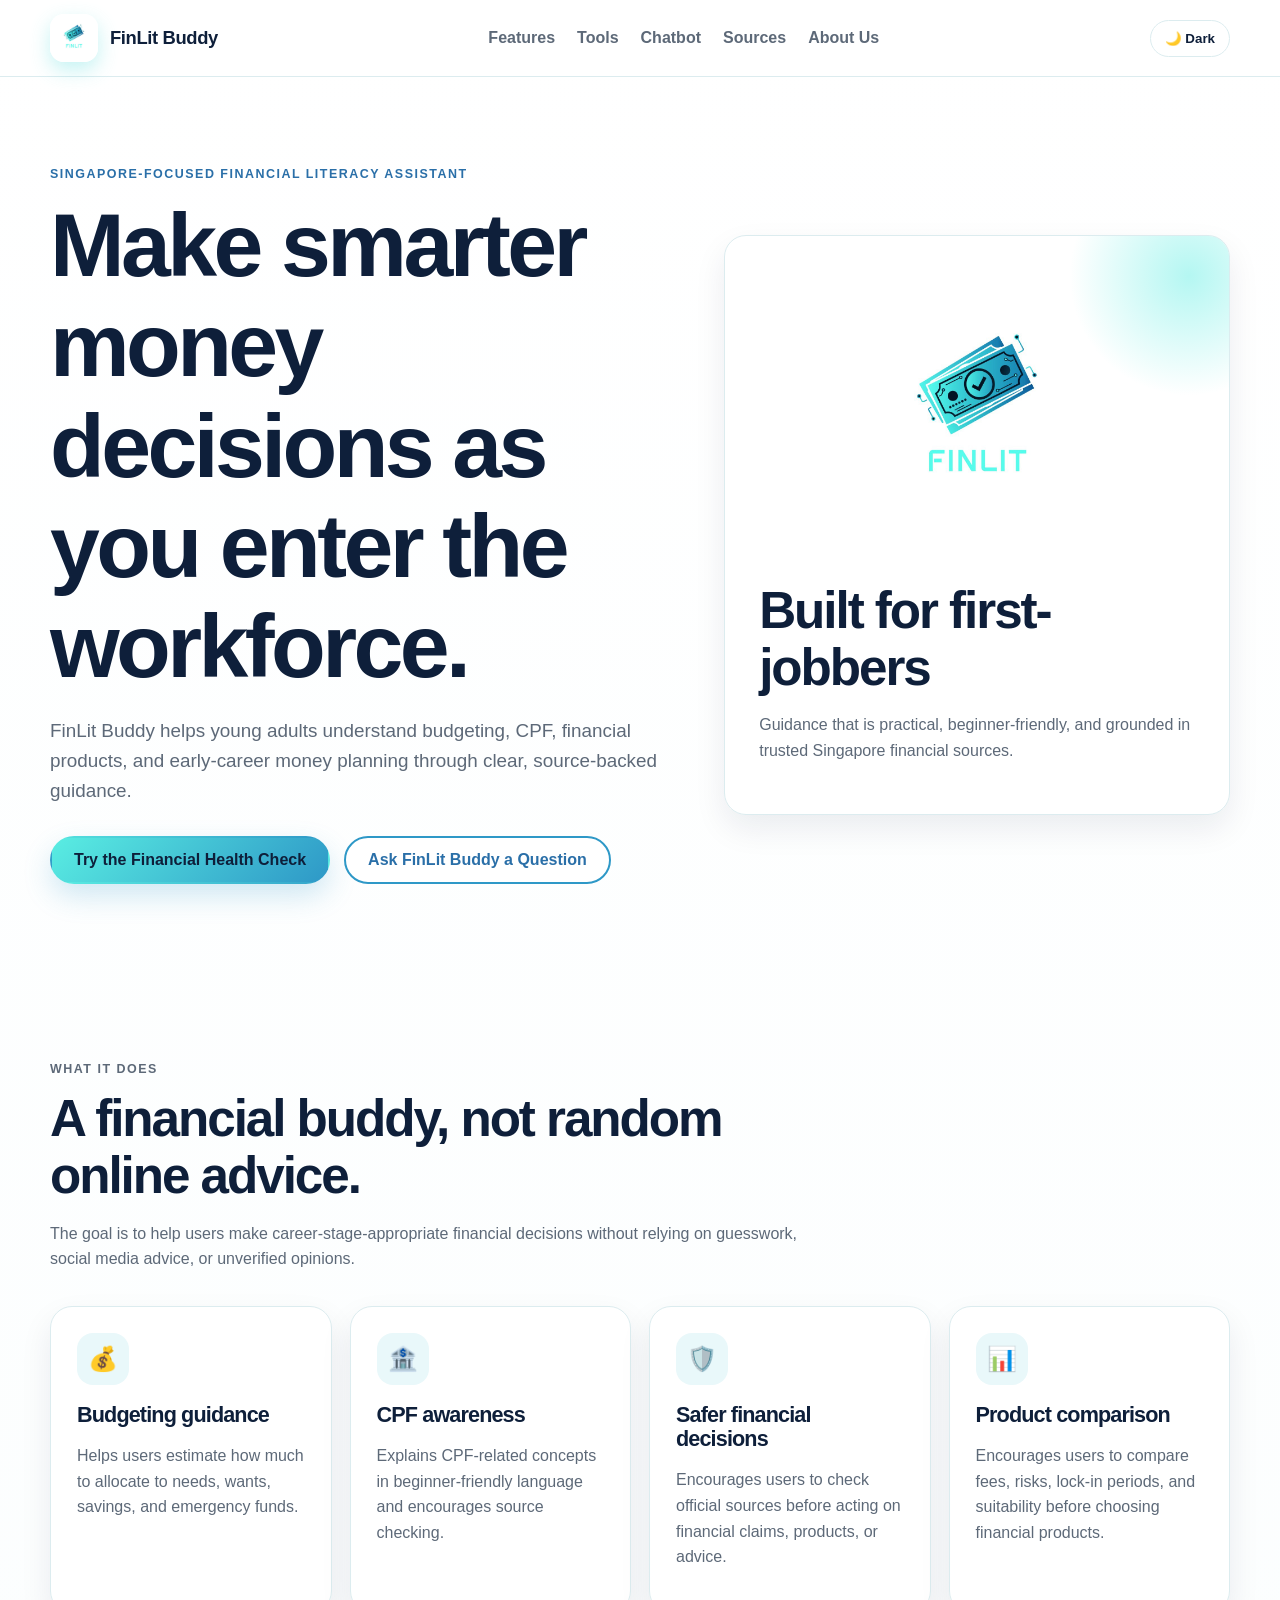
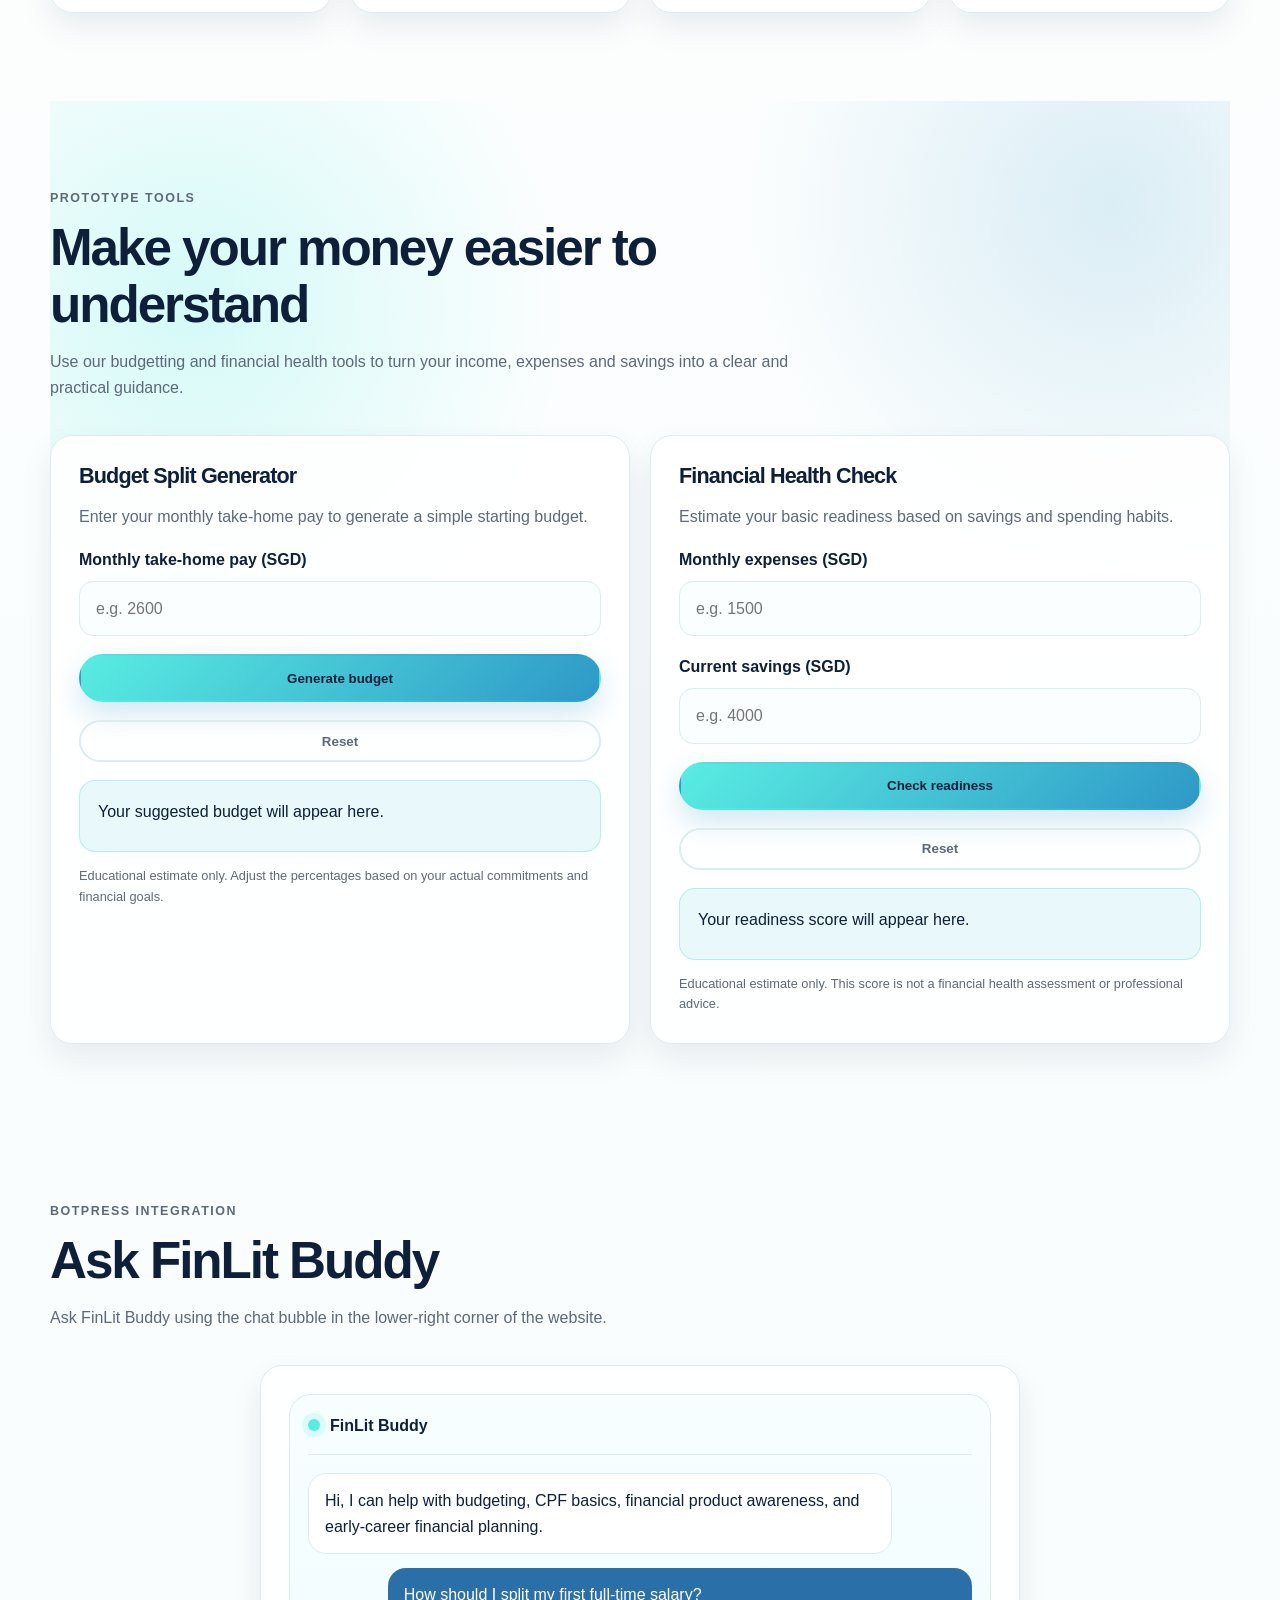
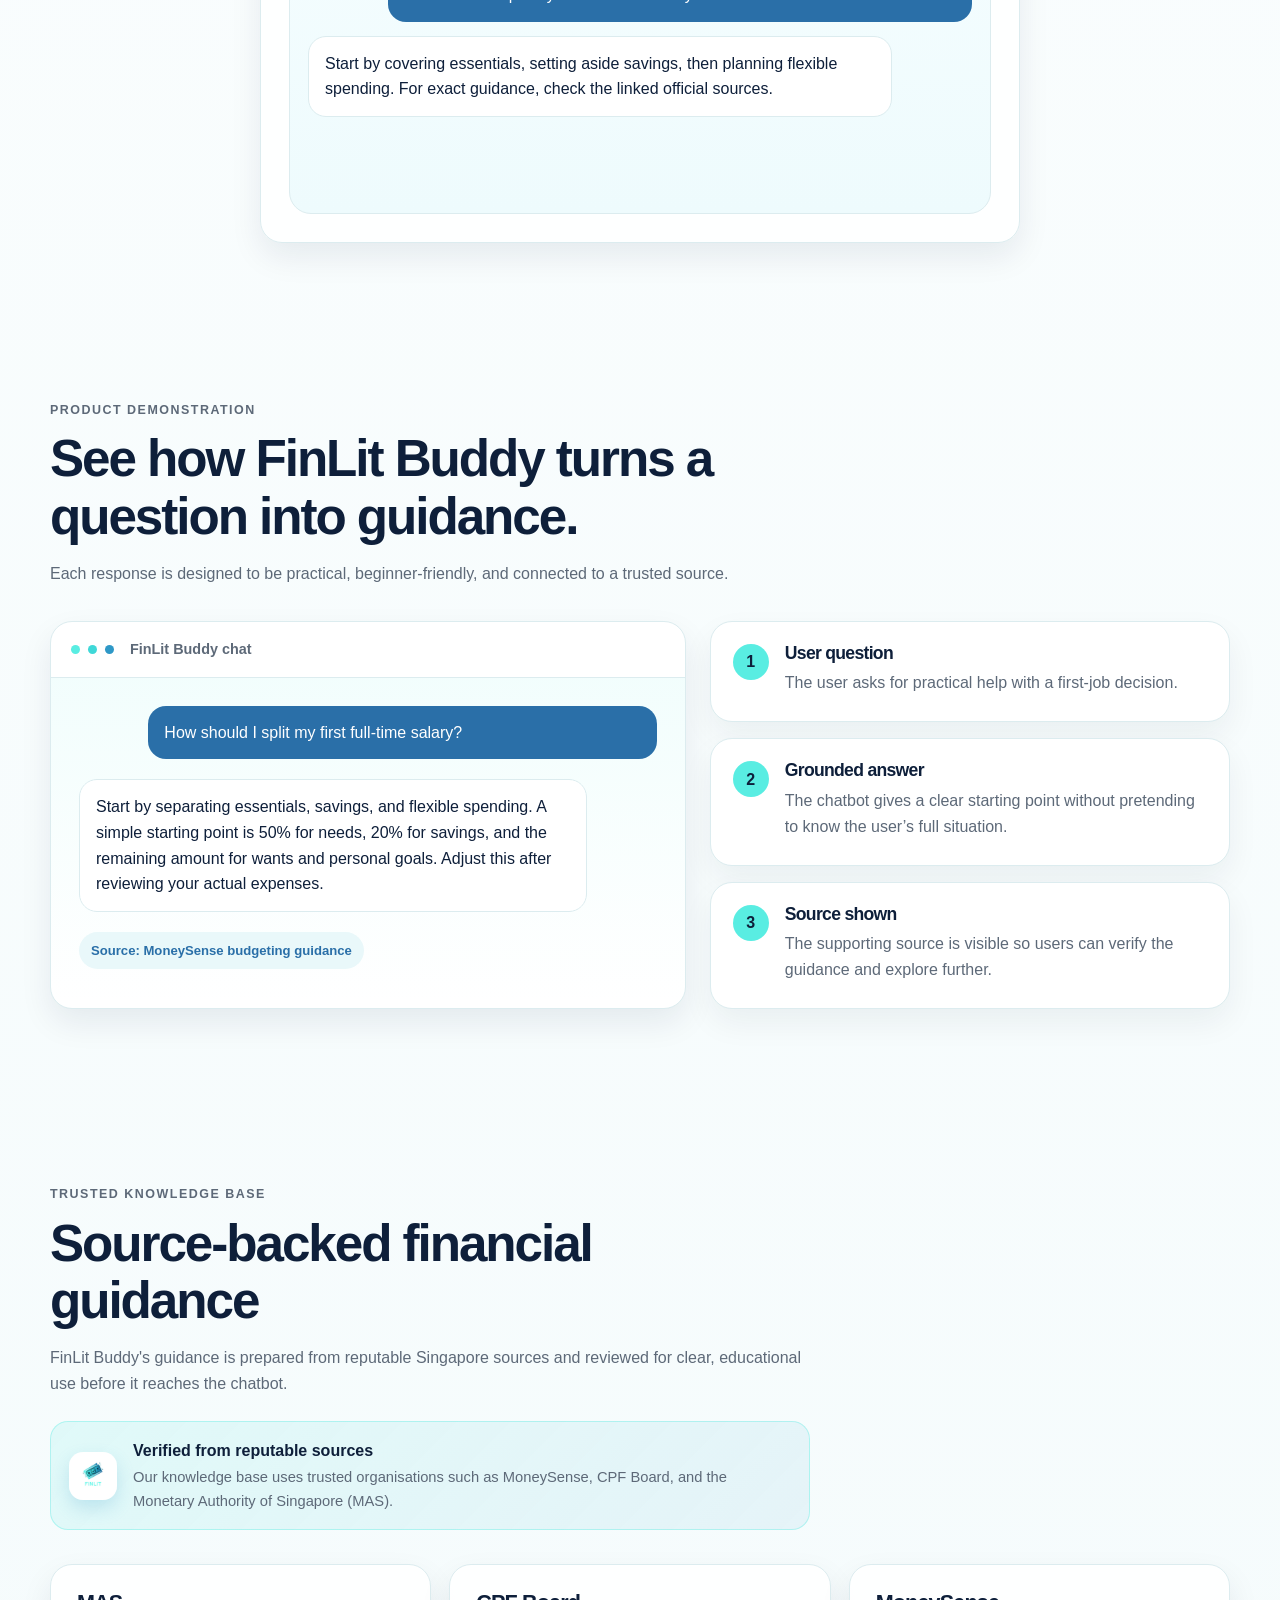
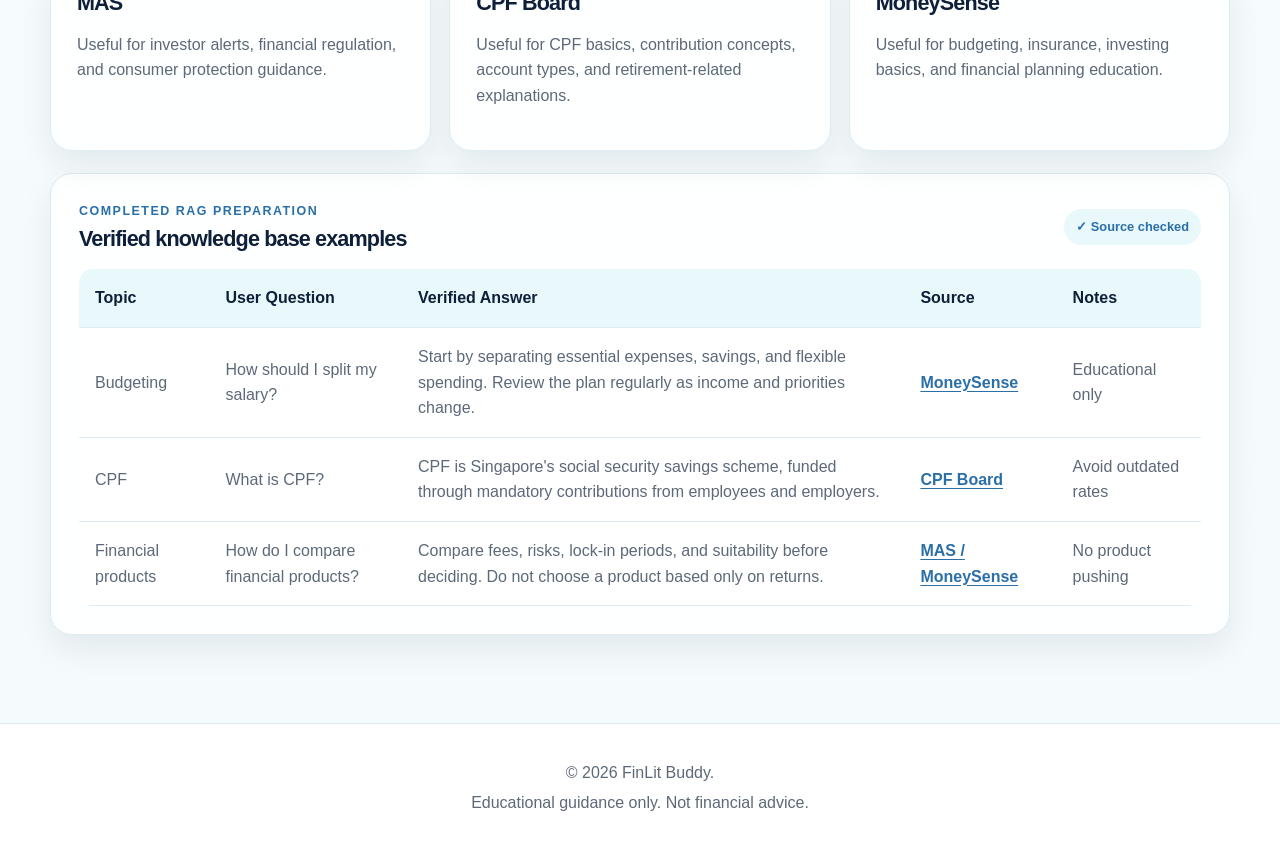
<file: index.html>
<!doctype html>
<html lang="en">
  <head>
    <meta charset="UTF-8" />
    <meta name="viewport" content="width=device-width, initial-scale=1.0" />

    <title>FinLit Buddy | Financial Literacy Assistant</title>

    <meta
      name="description"
      content="FinLit Buddy helps young adults in Singapore make clearer financial decisions using trusted guidance on budgeting, CPF, scams, and financial products."
    />

    <link rel="stylesheet" href="styles.css" />

    <!--
    BOTPRESS EMBED INSTRUCTIONS:
    1. Open your Botpress bot.
    2. Go to Webchat > Deploy Settings.
    3. Copy your embed code.
    4. Paste the embed scripts here before </head>, or paste them in the chatbot section below.

    Example format:
    <script src="https://cdn.botpress.cloud/webchat/v3.3/inject.js"></script>
    <script src="https://files.bpcontent.cloud/...your-bot-config.js" defer></script>
  -->

    <!-- Botpress Webchat -->
    <script src="https://cdn.botpress.cloud/webchat/v3.6/inject.js"></script>
    <script
      src="https://files.bpcontent.cloud/2026/07/01/10/20260701102708-YHVDHS2E.js"
      defer
    ></script>
  </head>

  <body>
    <header class="site-header">
      <nav class="navbar">
        <a href="index.html" class="brand">
          <img
            src="assets/finlit-logo.jpg"
            alt="FinLit Buddy logo"
            class="brand-logo"
          />
          <span>FinLit Buddy</span>
        </a>

        <div class="nav-links" id="navLinks">
          <a href="index.html#features">Features</a>
          <a href="index.html#tools">Tools</a>
          <a href="index.html#chatbot">Chatbot</a>
          <a href="index.html#sources">Sources</a>
          <a href="about.html">About Us</a>
        </div>

        <button
          class="theme-toggle"
          id="themeToggle"
          type="button"
          aria-label="Toggle dark mode"
        >
          🌙 Dark
        </button>

        <button
          class="nav-toggle"
          id="navToggle"
          type="button"
          aria-label="Toggle navigation"
        >
          ☰
        </button>
      </nav>
    </header>

    <main>
      <section id="home" class="hero section">
        <div class="hero-content">
          <p class="eyebrow">Singapore-focused financial literacy assistant</p>

          <h1>Make smarter money decisions as you enter the workforce.</h1>

          <p class="hero-text">
            FinLit Buddy helps young adults understand budgeting, CPF, financial
            products, and early-career money planning through clear,
            source-backed guidance.
          </p>

          <div class="hero-actions">
            <a href="#tools" class="btn btn-primary"
              >Try the Financial Health Check</a
            >
            <a href="#chatbot" class="btn btn-outline"
              >Ask FinLit Buddy a Question</a
            >
          </div>
        </div>

        <div class="hero-card">
          <img src="assets/finlit-logo.jpg" alt="FinLit Buddy logo preview" />

          <div>
            <h2>Built for first-jobbers</h2>
            <p>
              Guidance that is practical, beginner-friendly, and grounded in
              trusted Singapore financial sources.
            </p>
          </div>
        </div>
      </section>

      <section id="features" class="section">
        <div class="section-heading">
          <p class="eyebrow">What it does</p>

          <h2>A financial buddy, not random online advice.</h2>

          <p>
            The goal is to help users make career-stage-appropriate financial
            decisions without relying on guesswork, social media advice, or
            unverified opinions.
          </p>
        </div>

        <div class="feature-grid">
          <article class="feature-card">
            <div class="icon">💰</div>
            <h3>Budgeting guidance</h3>
            <p>
              Helps users estimate how much to allocate to needs, wants,
              savings, and emergency funds.
            </p>
          </article>

          <article class="feature-card">
            <div class="icon">🏦</div>
            <h3>CPF awareness</h3>
            <p>
              Explains CPF-related concepts in beginner-friendly language and
              encourages source checking.
            </p>
          </article>

          <article class="feature-card">
            <div class="icon">🛡️</div>
            <h3>Safer financial decisions</h3>
            <p>
              Encourages users to check official sources before acting on
              financial claims, products, or advice.
            </p>
          </article>

          <article class="feature-card">
            <div class="icon">📊</div>
            <h3>Product comparison</h3>
            <p>
              Encourages users to compare fees, risks, lock-in periods, and
              suitability before choosing financial products.
            </p>
          </article>
        </div>
      </section>

      <section id="tools" class="section split-section">
        <div class="section-heading">
          <p class="eyebrow">Prototype tools</p>

          <h2>Make your money easier to understand</h2>

          <p>
            Use our budgetting and financial health tools to turn your income,
            expenses and savings into a clear and practical guidance.
          </p>
        </div>

        <div class="tool-grid two-tools">
          <article class="tool-card">
            <h3>Budget Split Generator</h3>

            <p>
              Enter your monthly take-home pay to generate a simple starting
              budget.
            </p>

            <label for="incomeInput">Monthly take-home pay (SGD)</label>
            <input
              type="number"
              id="incomeInput"
              placeholder="e.g. 2600"
              min="0"
            />

            <button
              class="btn btn-primary full-width"
              onclick="calculateBudget()"
            >
              Generate budget
            </button>

            <button
              class="btn btn-secondary full-width"
              type="button"
              onclick="resetBudget()"
            >
              Reset
            </button>

            <div class="result-box" id="budgetResult">
              Your suggested budget will appear here.
            </div>

            <p class="tool-disclaimer">
              Educational estimate only. Adjust the percentages based on your
              actual commitments and financial goals.
            </p>
          </article>

          <article class="tool-card">
            <h3>Financial Health Check</h3>

            <p>
              Estimate your basic readiness based on savings and spending
              habits.
            </p>

            <label for="expenseInput">Monthly expenses (SGD)</label>
            <input
              type="number"
              id="expenseInput"
              placeholder="e.g. 1500"
              min="0"
            />

            <label for="savingInput">Current savings (SGD)</label>
            <input
              type="number"
              id="savingInput"
              placeholder="e.g. 4000"
              min="0"
            />

            <button
              class="btn btn-primary full-width"
              onclick="calculateHealth()"
            >
              Check readiness
            </button>

            <button
              class="btn btn-secondary full-width"
              type="button"
              onclick="resetHealth()"
            >
              Reset
            </button>

            <div class="result-box" id="healthResult">
              Your readiness score will appear here.
            </div>

            <p class="tool-disclaimer">
              Educational estimate only. This score is not a financial health
              assessment or professional advice.
            </p>
          </article>
        </div>
      </section>

      <section id="chatbot" class="section chatbot-section">
        <div class="section-heading">
          <p class="eyebrow">Botpress integration</p>

          <h2>Ask FinLit Buddy</h2>

          <p>
            Ask FinLit Buddy using the chat bubble in the lower-right corner of
            the website.
          </p>
        </div>

        <div class="chatbot-layout">
          <div class="chat-preview">
            <div class="chat-window">
              <div class="chat-header">
                <span class="status-dot"></span>
                <strong>FinLit Buddy</strong>
              </div>

              <div class="chat-message bot">
                Hi, I can help with budgeting, CPF basics, financial product
                awareness, and early-career financial planning.
              </div>

              <div class="chat-message user">
                How should I split my first full-time salary?
              </div>

              <div class="chat-message bot">
                Start by covering essentials, setting aside savings, then
                planning flexible spending. For exact guidance, check the linked
                official sources.
              </div>
            </div>
          </div>
        </div>
      </section>

      <section id="demo" class="section demo-section">
        <div class="section-heading">
          <p class="eyebrow">Product demonstration</p>

          <h2>See how FinLit Buddy turns a question into guidance.</h2>

          <p>
            Each response is designed to be practical, beginner-friendly, and
            connected to a trusted source.
          </p>
        </div>

        <div class="demo-layout">
          <div class="demo-visual">
            <div class="demo-browser-bar">
              <span></span><span></span><span></span>
              <strong>FinLit Buddy chat</strong>
            </div>

            <div class="demo-chat">
              <div class="chat-message user">
                How should I split my first full-time salary?
              </div>

              <div class="chat-message bot">
                Start by separating essentials, savings, and flexible spending.
                A simple starting point is 50% for needs, 20% for savings, and
                the remaining amount for wants and personal goals. Adjust this
                after reviewing your actual expenses.
              </div>

              <div class="source-chip">
                Source: MoneySense budgeting guidance
              </div>
            </div>
          </div>

          <div class="demo-details">
            <article class="demo-step">
              <span class="demo-step-number">1</span>
              <div>
                <h3>User question</h3>
                <p>
                  The user asks for practical help with a first-job decision.
                </p>
              </div>
            </article>

            <article class="demo-step">
              <span class="demo-step-number">2</span>
              <div>
                <h3>Grounded answer</h3>
                <p>
                  The chatbot gives a clear starting point without pretending to
                  know the user’s full situation.
                </p>
              </div>
            </article>

            <article class="demo-step">
              <span class="demo-step-number">3</span>
              <div>
                <h3>Source shown</h3>
                <p>
                  The supporting source is visible so users can verify the
                  guidance and explore further.
                </p>
              </div>
            </article>
          </div>
        </div>
      </section>

      <section id="sources" class="section sources-section">
        <div class="section-heading">
          <p class="eyebrow">Trusted knowledge base</p>

          <h2>Source-backed financial guidance</h2>

          <p>
            FinLit Buddy's guidance is prepared from reputable Singapore sources
            and reviewed for clear, educational use before it reaches the
            chatbot.
          </p>

          <div class="verification-banner">
            <img
              src="assets/finlit-logo.jpg"
              alt="FinLit Buddy logo"
              class="verification-logo"
            />
            <div>
              <strong>Verified from reputable sources</strong>
              <p>
                Our knowledge base uses trusted organisations such as
                MoneySense, CPF Board, and the Monetary Authority of Singapore
                (MAS).
              </p>
            </div>
          </div>
        </div>

        <div class="source-grid">
          <article class="source-card">
            <h3>MAS</h3>
            <p>
              Useful for investor alerts, financial regulation, and consumer
              protection guidance.
            </p>
          </article>

          <article class="source-card">
            <h3>CPF Board</h3>
            <p>
              Useful for CPF basics, contribution concepts, account types, and
              retirement-related explanations.
            </p>
          </article>

          <article class="source-card">
            <h3>MoneySense</h3>
            <p>
              Useful for budgeting, insurance, investing basics, and financial
              planning education.
            </p>
          </article>
        </div>

        <div class="rag-box">
          <div class="rag-heading">
            <div>
              <p class="eyebrow">Completed RAG preparation</p>
              <h3>Verified knowledge base examples</h3>
            </div>
            <span class="verified-badge">✓ Source checked</span>
          </div>

          <div class="table-wrap">
            <table>
              <thead>
                <tr>
                  <th>Topic</th>
                  <th>User Question</th>
                  <th>Verified Answer</th>
                  <th>Source</th>
                  <th>Notes</th>
                </tr>
              </thead>

              <tbody>
                <tr>
                  <td>Budgeting</td>
                  <td>How should I split my salary?</td>
                  <td>
                    Start by separating essential expenses, savings, and
                    flexible spending. Review the plan regularly as income and
                    priorities change.
                  </td>
                  <td>
                    <a
                      href="https://www.moneysense.gov.sg/"
                      target="_blank"
                      rel="noopener"
                      >MoneySense</a
                    >
                  </td>
                  <td>Educational only</td>
                </tr>

                <tr>
                  <td>CPF</td>
                  <td>What is CPF?</td>
                  <td>
                    CPF is Singapore's social security savings scheme, funded
                    through mandatory contributions from employees and
                    employers.
                  </td>
                  <td>
                    <a
                      href="https://www.cpf.gov.sg/"
                      target="_blank"
                      rel="noopener"
                      >CPF Board</a
                    >
                  </td>
                  <td>Avoid outdated rates</td>
                </tr>

                <tr>
                  <td>Financial products</td>
                  <td>How do I compare financial products?</td>
                  <td>
                    Compare fees, risks, lock-in periods, and suitability before
                    deciding. Do not choose a product based only on returns.
                  </td>
                  <td>
                    <a
                      href="https://www.mas.gov.sg/"
                      target="_blank"
                      rel="noopener"
                      >MAS / MoneySense</a
                    >
                  </td>
                  <td>No product pushing</td>
                </tr>
              </tbody>
            </table>
          </div>
        </div>
      </section>
    </main>

    <footer class="site-footer">
      <p>© 2026 FinLit Buddy.</p>
      <p>Educational guidance only. Not financial advice.</p>
    </footer>

    <script src="script.js"></script>
  </body>
</html>
</file>
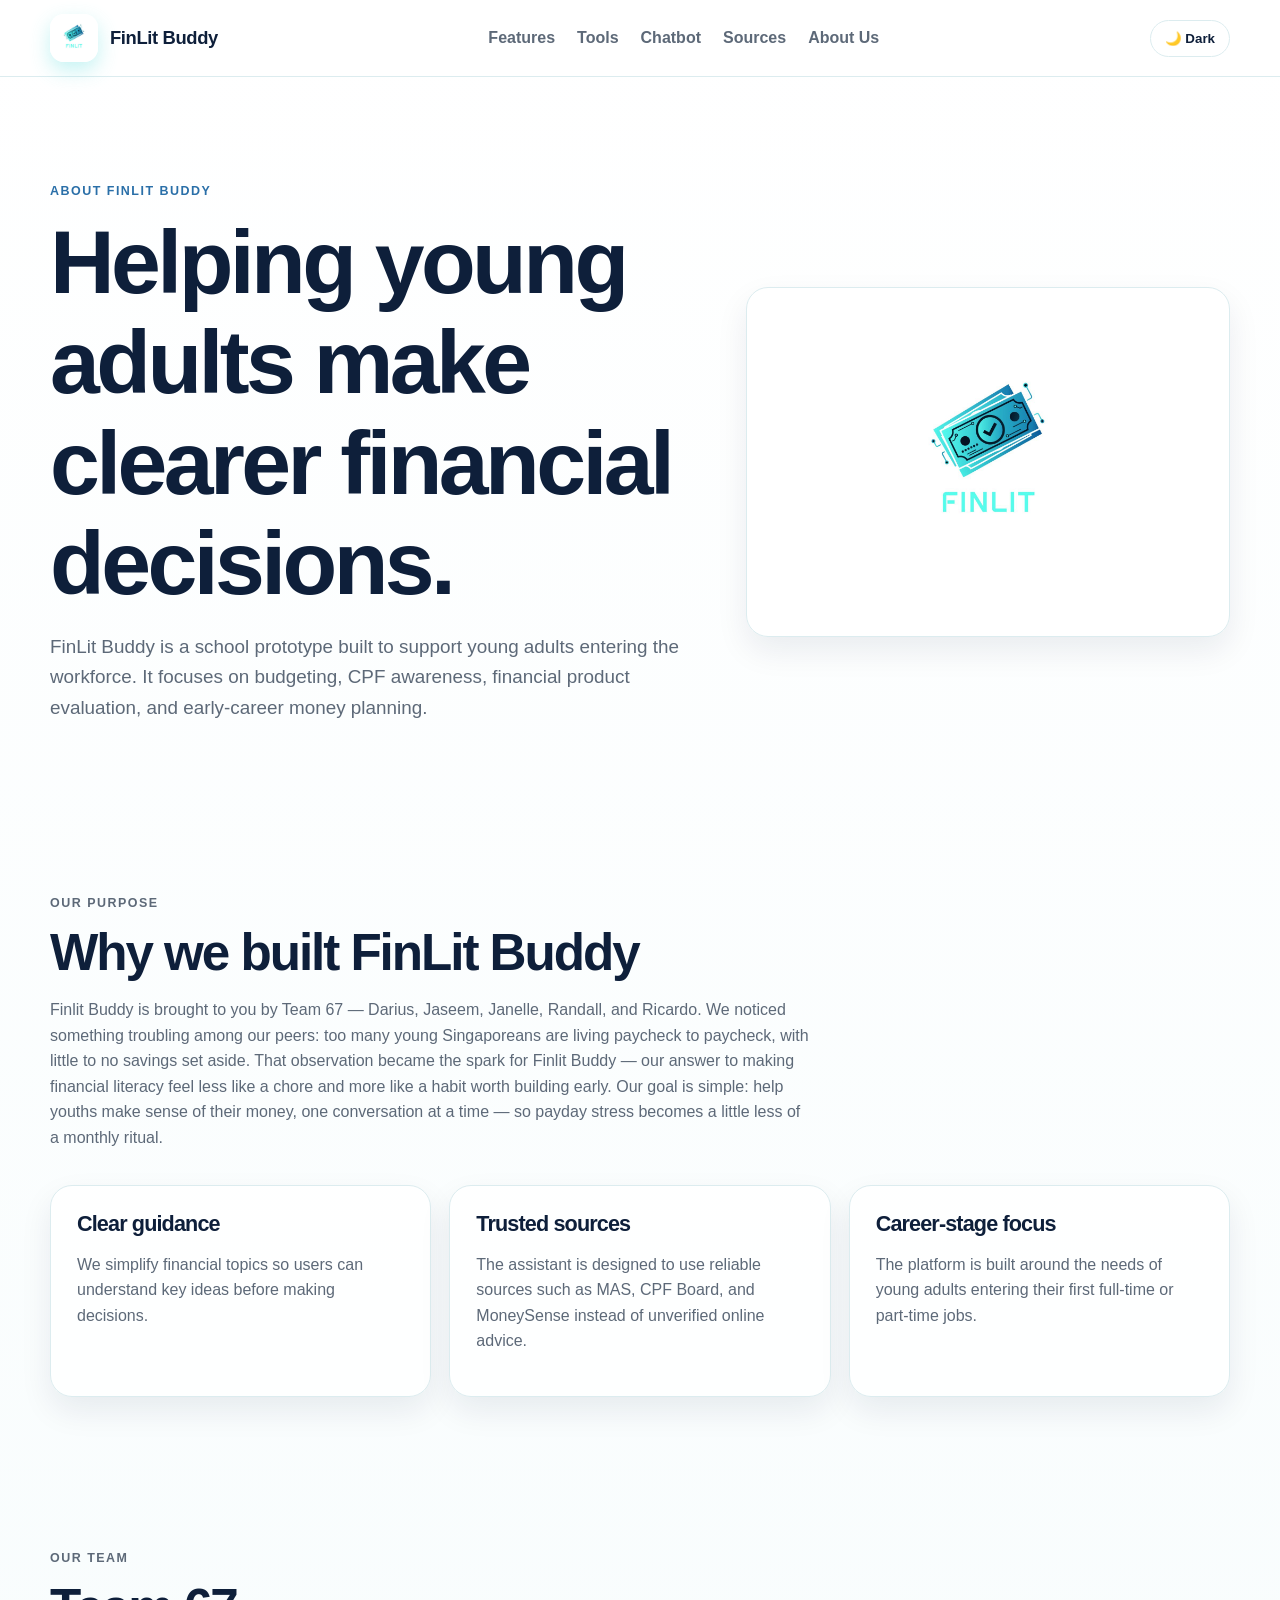
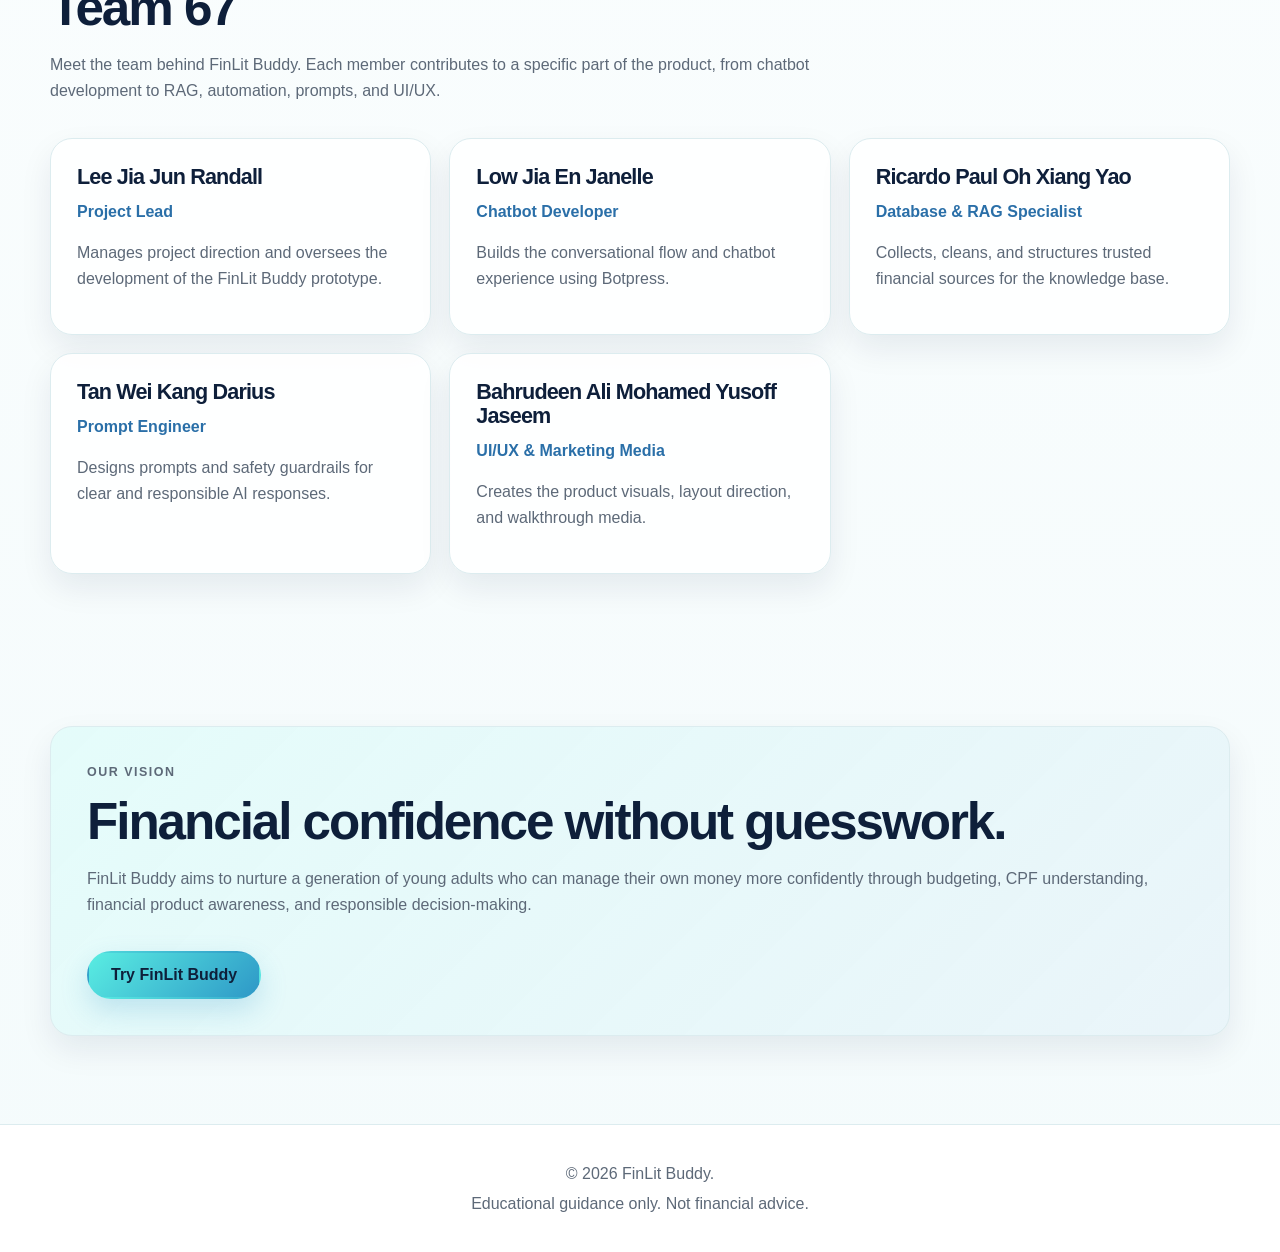
<file: about.html>
<!doctype html>
<html lang="en">
  <head>
    <meta charset="UTF-8" />
    <meta name="viewport" content="width=device-width, initial-scale=1.0" />

    <title>About Us | FinLit Buddy</title>

    <meta
      name="description"
      content="Learn more about FinLit Buddy, a Singapore-focused financial literacy assistant for young adults entering the workforce."
    />

    <link rel="stylesheet" href="styles.css" />
  </head>

  <body>
    <header class="site-header">
      <nav class="navbar">
        <a href="index.html" class="brand">
          <img
            src="assets/finlit-logo.jpg"
            alt="FinLit Buddy logo"
            class="brand-logo"
          />
          <span>FinLit Buddy</span>
        </a>

        <div class="nav-links" id="navLinks">
          <a href="index.html#features">Features</a>
          <a href="index.html#tools">Tools</a>
          <a href="index.html#chatbot">Chatbot</a>
          <a href="index.html#sources">Sources</a>
          <a href="about.html">About Us</a>
        </div>

        <button
          class="theme-toggle"
          id="themeToggle"
          type="button"
          aria-label="Toggle dark mode"
        >
          🌙 Dark
        </button>

        <button
          class="nav-toggle"
          id="navToggle"
          type="button"
          aria-label="Toggle navigation"
        >
          ☰
        </button>
      </nav>
    </header>

    <main>
      <section class="section about-hero">
        <div class="about-hero-content">
          <p class="eyebrow">About FinLit Buddy</p>

          <h1>Helping young adults make clearer financial decisions.</h1>

          <p class="hero-text">
            FinLit Buddy is a school prototype built to support young adults
            entering the workforce. It focuses on budgeting, CPF awareness,
            financial product evaluation, and early-career money planning.
          </p>
        </div>

        <div class="about-logo-card">
          <img src="assets/finlit-logo.jpg" alt="FinLit Buddy logo" />
        </div>
      </section>

      <section class="section about-section">
        <div class="section-heading">
          <p class="eyebrow">Our purpose</p>

          <h2>Why we built FinLit Buddy</h2>

          <p>
            Finlit Buddy is brought to you by Team 67 — Darius, Jaseem, Janelle,
            Randall, and Ricardo. We noticed something troubling among our
            peers: too many young Singaporeans are living paycheck to paycheck,
            with little to no savings set aside. That observation became the
            spark for Finlit Buddy — our answer to making financial literacy
            feel less like a chore and more like a habit worth building early.
            Our goal is simple: help youths make sense of their money, one
            conversation at a time — so payday stress becomes a little less of a
            monthly ritual.
          </p>
        </div>

        <div class="value-grid">
          <article class="value-card">
            <h3>Clear guidance</h3>
            <p>
              We simplify financial topics so users can understand key ideas
              before making decisions.
            </p>
          </article>

          <article class="value-card">
            <h3>Trusted sources</h3>
            <p>
              The assistant is designed to use reliable sources such as MAS, CPF
              Board, and MoneySense instead of unverified online advice.
            </p>
          </article>

          <article class="value-card">
            <h3>Career-stage focus</h3>
            <p>
              The platform is built around the needs of young adults entering
              their first full-time or part-time jobs.
            </p>
          </article>
        </div>
      </section>

      <section class="section about-section">
        <div class="section-heading">
          <p class="eyebrow">Our team</p>

          <h2>Team 67</h2>

          <p>
            Meet the team behind FinLit Buddy. Each member contributes to a
            specific part of the product, from chatbot development to RAG,
            automation, prompts, and UI/UX.
          </p>
        </div>

        <div class="team-grid">
          <article class="team-card">
            <h3>Lee Jia Jun Randall</h3>
            <p class="team-role">Project Lead</p>
            <p>
              Manages project direction and oversees the development of the
              FinLit Buddy prototype.
            </p>
          </article>

          <article class="team-card">
            <h3>Low Jia En Janelle</h3>
            <p class="team-role">Chatbot Developer</p>
            <p>
              Builds the conversational flow and chatbot experience using
              Botpress.
            </p>
          </article>

          <article class="team-card">
            <h3>Ricardo Paul Oh Xiang Yao</h3>
            <p class="team-role">Database & RAG Specialist</p>
            <p>
              Collects, cleans, and structures trusted financial sources for the
              knowledge base.
            </p>
          </article>

          <article class="team-card">
            <h3>Tan Wei Kang Darius</h3>
            <p class="team-role">Prompt Engineer</p>
            <p>
              Designs prompts and safety guardrails for clear and responsible AI
              responses.
            </p>
          </article>

          <article class="team-card">
            <h3>Bahrudeen Ali Mohamed Yusoff Jaseem</h3>
            <p class="team-role">UI/UX & Marketing Media</p>
            <p>
              Creates the product visuals, layout direction, and walkthrough
              media.
            </p>
          </article>
        </div>
      </section>

      <section class="section about-section">
        <div class="mission-box">
          <p class="eyebrow">Our vision</p>

          <h2>Financial confidence without guesswork.</h2>

          <p>
            FinLit Buddy aims to nurture a generation of young adults who can
            manage their own money more confidently through budgeting, CPF
            understanding, financial product awareness, and responsible
            decision-making.
          </p>

          <a href="index.html#chatbot" class="btn btn-primary"
            >Try FinLit Buddy</a
          >
        </div>
      </section>
    </main>

    <footer class="site-footer">
      <p>© 2026 FinLit Buddy.</p>
      <p>Educational guidance only. Not financial advice.</p>
    </footer>

    <script src="script.js"></script>
  </body>
</html>
</file>
<file: styles.css>
:root {
  --primary: #59EDE2;
  --secondary: #3FD8D8;
  --accent: #2E98C7;
  --accent-dark: #2A6FA8;
  --text-dark: #0E1F3A;
  --text-muted: #5D6978;
  --bg-light: #F4FBFC;
  --bg-soft: #E9F8FA;
  --white: #FFFFFF;
  --line: #DCECEF;
  --shadow: 0 18px 45px rgba(14, 31, 58, 0.12);
  --radius: 22px;
}

[data-theme="dark"] {
  --primary: #59EDE2;
  --secondary: #3FD8D8;
  --accent: #2E98C7;
  --accent-dark: #7ADFFF;
  --text-dark: #F4FBFC;
  --text-muted: #B8C5D1;
  --bg-light: #07111F;
  --bg-soft: #102A3A;
  --white: #0B1728;
  --line: rgba(89, 237, 226, 0.18);
  --shadow: 0 18px 45px rgba(0, 0, 0, 0.35);
}

* {
  box-sizing: border-box;
}

html {
  scroll-behavior: smooth;
}

body {
  margin: 0;
  font-family: Arial, Helvetica, sans-serif;
  background: linear-gradient(180deg, #ffffff 0%, var(--bg-light) 100%);
  color: var(--text-dark);
  line-height: 1.6;
}

[data-theme="dark"] body {
  background: linear-gradient(180deg, #06111F 0%, #0B1728 100%);
}

a {
  color: inherit;
  text-decoration: none;
}

img {
  max-width: 100%;
}

.site-header {
  position: sticky;
  top: 0;
  z-index: 20;
  background: rgba(255, 255, 255, 0.88);
  backdrop-filter: blur(16px);
  border-bottom: 1px solid var(--line);
}

[data-theme="dark"] .site-header {
  background: rgba(11, 23, 40, 0.9);
}

.navbar {
  width: min(1180px, calc(100% - 32px));
  margin: 0 auto;
  min-height: 76px;
  display: flex;
  align-items: center;
  justify-content: space-between;
  gap: 16px;
}

.brand {
  display: flex;
  align-items: center;
  gap: 12px;
  font-weight: 800;
  font-size: 1.15rem;
  letter-spacing: -0.02em;
}

.brand-logo {
  width: 48px;
  height: 48px;
  object-fit: cover;
  border-radius: 14px;
  box-shadow: 0 8px 20px rgba(63, 216, 216, 0.3);
}

.nav-links {
  display: flex;
  align-items: center;
  gap: 22px;
  font-weight: 700;
  color: var(--text-muted);
}

.nav-links a:hover {
  color: var(--accent-dark);
}

.nav-toggle {
  display: none;
  border: 0;
  background: var(--bg-soft);
  color: var(--text-dark);
  font-size: 1.35rem;
  padding: 8px 12px;
  border-radius: 12px;
  cursor: pointer;
}

.theme-toggle {
  border: 1px solid var(--line);
  background: var(--white);
  color: var(--text-dark);
  font-weight: 800;
  padding: 10px 14px;
  border-radius: 999px;
  cursor: pointer;
  transition: 0.2s ease;
  white-space: nowrap;
}

.theme-toggle:hover {
  background: var(--bg-soft);
  transform: translateY(-1px);
}

.section {
  width: min(1180px, calc(100% - 32px));
  margin: 0 auto;
  padding: 88px 0;
}

.hero {
  display: grid;
  grid-template-columns: 1.1fr 0.9fr;
  gap: 56px;
  align-items: center;
  min-height: calc(100vh - 76px);
}

.eyebrow {
  margin: 0 0 10px;
  text-transform: uppercase;
  letter-spacing: 0.12em;
  font-weight: 800;
  font-size: 0.78rem;
  color: var(--accent-dark);
}

h1,
h2,
h3 {
  line-height: 1.12;
  margin: 0;
  letter-spacing: -0.04em;
}

h1 {
  font-size: clamp(2.7rem, 7vw, 5.6rem);
  max-width: 850px;
}

h2 {
  font-size: clamp(2rem, 4vw, 3.4rem);
}

h3 {
  font-size: 1.35rem;
}

.hero-text,
.section-heading p,
.feature-card p,
.tool-card p,
.source-card p,
.embed-card p,
.hero-card p,
.site-footer p,
.value-card p,
.team-card p,
.mission-box p {
  color: var(--text-muted);
}

.hero-text {
  font-size: 1.18rem;
  max-width: 700px;
}

.hero-actions {
  display: flex;
  gap: 14px;
  flex-wrap: wrap;
  margin-top: 30px;
}

.btn {
  display: inline-flex;
  justify-content: center;
  align-items: center;
  min-height: 48px;
  padding: 0 22px;
  border-radius: 999px;
  border: 2px solid transparent;
  font-weight: 800;
  cursor: pointer;
  transition: 0.2s ease;
}

.btn-primary {
  background: linear-gradient(135deg, var(--primary), var(--accent));
  color: #0E1F3A;
  box-shadow: 0 12px 28px rgba(46, 152, 199, 0.22);
}

.btn-primary:hover {
  transform: translateY(-2px);
  box-shadow: 0 16px 34px rgba(46, 152, 199, 0.28);
}

.btn-outline {
  border-color: var(--accent);
  color: var(--accent-dark);
  background: var(--white);
}

[data-theme="dark"] .btn-outline {
  background: transparent;
  color: var(--primary);
}

.btn-outline:hover {
  background: var(--bg-soft);
}

.btn-secondary {
  margin-top: 10px;
  min-height: 42px;
  border-color: var(--line);
  background: transparent;
  color: var(--text-muted);
}

.btn-secondary:hover {
  background: var(--bg-soft);
  color: var(--text-dark);
}

.full-width {
  width: 100%;
}

.hero-card,
.feature-card,
.tool-card,
.source-card,
.embed-card,
.rag-box,
.chat-preview,
.value-card,
.team-card,
.about-logo-card,
.mission-box {
  background: rgba(255, 255, 255, 0.9);
  border: 1px solid var(--line);
  border-radius: var(--radius);
  box-shadow: 0 14px 32px rgba(14, 31, 58, 0.08);
}

[data-theme="dark"] .hero-card,
[data-theme="dark"] .feature-card,
[data-theme="dark"] .tool-card,
[data-theme="dark"] .source-card,
[data-theme="dark"] .embed-card,
[data-theme="dark"] .rag-box,
[data-theme="dark"] .chat-preview,
[data-theme="dark"] .value-card,
[data-theme="dark"] .team-card,
[data-theme="dark"] .about-logo-card,
[data-theme="dark"] .mission-box {
  background: rgba(11, 23, 40, 0.92);
}

.hero-card {
  padding: 34px;
  position: relative;
  overflow: hidden;
}

.hero-card::before {
  content: "";
  position: absolute;
  width: 260px;
  height: 260px;
  right: -90px;
  top: -90px;
  background: radial-gradient(circle, rgba(89, 237, 226, 0.45), transparent 65%);
}

.hero-card img {
  display: block;
  width: min(360px, 100%);
  margin: 0 auto 24px;
  border-radius: 24px;
}

.section-heading {
  max-width: 760px;
  margin-bottom: 34px;
}

.verification-banner {
  display: flex;
  align-items: center;
  gap: 16px;
  max-width: 760px;
  margin-top: 24px;
  padding: 16px 18px;
  border: 1px solid rgba(89, 237, 226, 0.38);
  border-radius: 18px;
  background: linear-gradient(135deg, rgba(89, 237, 226, 0.14), rgba(46, 152, 199, 0.08));
}

.verification-logo {
  width: 48px;
  height: 48px;
  flex: 0 0 48px;
  object-fit: cover;
  border-radius: 14px;
  box-shadow: 0 8px 18px rgba(46, 152, 199, 0.2);
}

.verification-banner strong {
  display: block;
  color: var(--text-dark);
  font-size: 1rem;
}

.verification-banner p {
  margin: 3px 0 0;
  color: var(--text-muted);
  font-size: 0.92rem;
}

.feature-grid,
.source-grid,
.value-grid {
  display: grid;
  gap: 18px;
}

.feature-grid {
  grid-template-columns: repeat(4, 1fr);
}

.source-grid,
.value-grid {
  grid-template-columns: repeat(3, 1fr);
}

.feature-card,
.source-card,
.value-card,
.team-card {
  padding: 26px;
}

.icon {
  width: 52px;
  height: 52px;
  display: grid;
  place-items: center;
  border-radius: 16px;
  background: var(--bg-soft);
  margin-bottom: 18px;
  font-size: 1.5rem;
}

.split-section {
  background:
    radial-gradient(circle at 12% 20%, rgba(89, 237, 226, 0.24), transparent 28%),
    radial-gradient(circle at 90% 10%, rgba(46, 152, 199, 0.16), transparent 26%);
}

.tool-grid {
  display: grid;
  grid-template-columns: repeat(2, 1fr);
  gap: 20px;
}

.tool-card {
  padding: 28px;
}

label {
  display: block;
  margin-top: 18px;
  margin-bottom: 8px;
  font-weight: 800;
}

input,
textarea {
  width: 100%;
  border: 1px solid var(--line);
  border-radius: 14px;
  padding: 14px 16px;
  font: inherit;
  color: var(--text-dark);
  background: #fbfeff;
  outline: none;
}

[data-theme="dark"] input,
[data-theme="dark"] textarea {
  background: #07111F;
  color: var(--text-dark);
}

input:focus,
textarea:focus {
  border-color: var(--accent);
  box-shadow: 0 0 0 4px rgba(89, 237, 226, 0.18);
}

.tool-card .btn {
  margin-top: 18px;
}

.result-box {
  margin-top: 18px;
  padding: 18px;
  border-radius: 16px;
  background: var(--bg-soft);
  color: var(--text-dark);
  min-height: 72px;
  border: 1px solid rgba(63, 216, 216, 0.3);
}

.result-breakdown {
  display: grid;
  gap: 8px;
  margin: 14px 0;
}

.result-breakdown span {
  display: flex;
  justify-content: space-between;
  gap: 18px;
  padding-bottom: 8px;
  border-bottom: 1px solid var(--line);
}

.tool-disclaimer {
  margin: 14px 0 0;
  font-size: 0.8rem;
  color: var(--text-muted);
}

.score-meter {
  height: 10px;
  margin: 14px 0;
  overflow: hidden;
  border-radius: 999px;
  background: var(--line);
}

.score-meter span {
  display: block;
  height: 100%;
  border-radius: inherit;
  background: linear-gradient(90deg, var(--secondary), var(--accent));
}

.chatbot-section {
  padding-top: 70px;
}

.chatbot-layout {
  display: grid;
  grid-template-columns: minmax(0, 760px);
  gap: 24px;
  justify-content: center;
}

.chat-preview,
.embed-card {
  padding: 28px;
}

.chat-window {
  min-height: 420px;
  border-radius: 22px;
  background: linear-gradient(180deg, #f7feff, #eefbfd);
  border: 1px solid var(--line);
  padding: 18px;
}

[data-theme="dark"] .chat-window {
  background: linear-gradient(180deg, #102A3A, #07111F);
}

.chat-header {
  display: flex;
  align-items: center;
  gap: 10px;
  padding-bottom: 16px;
  border-bottom: 1px solid var(--line);
  margin-bottom: 18px;
}

.status-dot {
  width: 12px;
  height: 12px;
  background: var(--primary);
  border-radius: 999px;
  box-shadow: 0 0 0 6px rgba(89, 237, 226, 0.18);
}

.chat-message {
  max-width: 88%;
  padding: 14px 16px;
  border-radius: 18px;
  margin-bottom: 14px;
}

.chat-message.bot {
  background: var(--white);
  border: 1px solid var(--line);
}

.chat-message.user {
  margin-left: auto;
  background: var(--accent-dark);
  color: var(--white);
}

.botpress-container {
  min-height: 420px;
  border: 2px dashed rgba(46, 152, 199, 0.35);
  border-radius: 22px;
  background:
    linear-gradient(135deg, rgba(89, 237, 226, 0.08), rgba(46, 152, 199, 0.08)),
    var(--white);
  display: grid;
  place-items: center;
  text-align: center;
  padding: 28px;
}

[data-theme="dark"] .botpress-container {
  background:
    linear-gradient(135deg, rgba(89, 237, 226, 0.08), rgba(46, 152, 199, 0.12)),
    #07111F;
}

.placeholder-text {
  max-width: 360px;
}

.demo-section {
  padding-top: 70px;
}

.demo-layout {
  display: grid;
  grid-template-columns: 1.1fr 0.9fr;
  gap: 24px;
  align-items: stretch;
}

.demo-visual {
  overflow: hidden;
  border: 1px solid var(--line);
  border-radius: var(--radius);
  background: var(--white);
  box-shadow: 0 14px 32px rgba(14, 31, 58, 0.08);
}

.demo-browser-bar {
  display: flex;
  align-items: center;
  gap: 8px;
  padding: 16px 20px;
  color: var(--text-muted);
  border-bottom: 1px solid var(--line);
}

.demo-browser-bar span {
  width: 9px;
  height: 9px;
  border-radius: 50%;
  background: var(--primary);
}

.demo-browser-bar span:nth-child(2) { background: var(--secondary); }
.demo-browser-bar span:nth-child(3) { background: var(--accent); }

.demo-browser-bar strong {
  margin-left: 8px;
  font-size: 0.9rem;
}

.demo-chat {
  min-height: 330px;
  padding: 28px;
  background: linear-gradient(180deg, rgba(89, 237, 226, 0.08), transparent);
}

.demo-chat .chat-message {
  margin-bottom: 20px;
}

.source-chip {
  display: inline-flex;
  padding: 8px 12px;
  border-radius: 999px;
  background: var(--bg-soft);
  color: var(--accent-dark);
  font-size: 0.82rem;
  font-weight: 800;
}

.demo-details {
  display: grid;
  gap: 16px;
}

.demo-step {
  display: flex;
  gap: 16px;
  padding: 22px;
  border: 1px solid var(--line);
  border-radius: var(--radius);
  background: var(--white);
  box-shadow: 0 14px 32px rgba(14, 31, 58, 0.06);
}

.demo-step h3 {
  font-size: 1.1rem;
}

.demo-step p {
  margin: 7px 0 0;
  color: var(--text-muted);
}

.demo-step-number {
  display: grid;
  flex: 0 0 36px;
  height: 36px;
  place-items: center;
  border-radius: 50%;
  background: var(--primary);
  color: var(--text-dark);
  font-weight: 900;
}

.rag-box {
  margin-top: 22px;
  padding: 28px;
}

.rag-heading {
  display: flex;
  align-items: center;
  justify-content: space-between;
  gap: 18px;
}

.rag-heading .eyebrow {
  margin-bottom: 5px;
}

.verified-badge {
  display: inline-flex;
  align-items: center;
  padding: 8px 12px;
  border-radius: 999px;
  background: var(--bg-soft);
  color: var(--accent-dark);
  font-size: 0.8rem;
  font-weight: 800;
  white-space: nowrap;
}

.table-wrap {
  overflow-x: auto;
  margin-top: 18px;
}

table {
  width: 100%;
  border-collapse: collapse;
  min-width: 720px;
  background: var(--white);
  border-radius: 14px;
  overflow: hidden;
}

[data-theme="dark"] table {
  background: #0B1728;
}

th,
td {
  text-align: left;
  padding: 16px;
  border-bottom: 1px solid var(--line);
}

th {
  background: var(--bg-soft);
  color: var(--text-dark);
}

[data-theme="dark"] th {
  background: #102A3A;
}

td {
  color: var(--text-muted);
}

td a {
  color: var(--accent-dark);
  font-weight: 800;
  text-decoration: underline;
  text-underline-offset: 3px;
}

td a:hover {
  color: var(--accent);
}

/* About page */
.about-hero {
  display: grid;
  grid-template-columns: 1.15fr 0.85fr;
  gap: 42px;
  align-items: center;
  padding-top: 105px;
}

.about-logo-card {
  padding: 34px;
  text-align: center;
}

.about-logo-card img {
  width: min(340px, 100%);
  border-radius: 26px;
}

.about-section {
  padding-top: 64px;
}

.team-grid {
  display: grid;
  grid-template-columns: repeat(3, 1fr);
  gap: 18px;
}

.team-role {
  color: var(--accent-dark) !important;
  font-weight: 800;
  margin: 10px 0;
}

.mission-box {
  padding: 36px;
  background:
    linear-gradient(135deg, rgba(89, 237, 226, 0.16), rgba(46, 152, 199, 0.10)),
    var(--white);
}

[data-theme="dark"] .mission-box {
  background:
    linear-gradient(135deg, rgba(89, 237, 226, 0.08), rgba(46, 152, 199, 0.10)),
    rgba(11, 23, 40, 0.92);
}

.mission-box .btn {
  margin-top: 18px;
}

.site-footer {
  border-top: 1px solid var(--line);
  padding: 32px 16px;
  text-align: center;
  background: var(--white);
}

[data-theme="dark"] .site-footer {
  background: #07111F;
}

.site-footer p {
  margin: 4px 0;
}

code {
  background: var(--bg-soft);
  padding: 3px 7px;
  border-radius: 7px;
  color: var(--accent-dark);
}

@media (max-width: 980px) {
  .navbar {
    gap: 12px;
  }

  .nav-links {
    gap: 14px;
    font-size: 0.92rem;
  }
}

@media (max-width: 920px) {
  .hero,
  .chatbot-layout,
  .demo-layout,
  .tool-grid,
  .about-hero {
    grid-template-columns: 1fr;
  }

  .feature-grid {
    grid-template-columns: repeat(2, 1fr);
  }

  .source-grid,
  .value-grid,
  .team-grid {
    grid-template-columns: repeat(2, 1fr);
  }

  .hero {
    min-height: auto;
    padding-top: 70px;
  }
}

@media (max-width: 720px) {
  .nav-toggle {
    display: inline-flex;
  }

  .nav-links {
    position: absolute;
    top: 76px;
    left: 16px;
    right: 16px;
    display: none;
    flex-direction: column;
    align-items: flex-start;
    background: var(--white);
    border: 1px solid var(--line);
    border-radius: 18px;
    padding: 18px;
    box-shadow: var(--shadow);
  }

  [data-theme="dark"] .nav-links {
    background: var(--white);
  }

  .nav-links.active {
    display: flex;
  }

  .theme-toggle {
    margin-left: auto;
    padding: 8px 12px;
  }

  .section {
    padding: 64px 0;
  }

  .feature-grid,
  .source-grid,
  .value-grid,
  .team-grid {
    grid-template-columns: 1fr;
  }

  .hero-actions {
    flex-direction: column;
  }

  .rag-heading {
    align-items: flex-start;
    flex-direction: column;
  }

  .verification-banner {
    align-items: flex-start;
  }

  .btn {
    width: 100%;
  }
}
</file>
